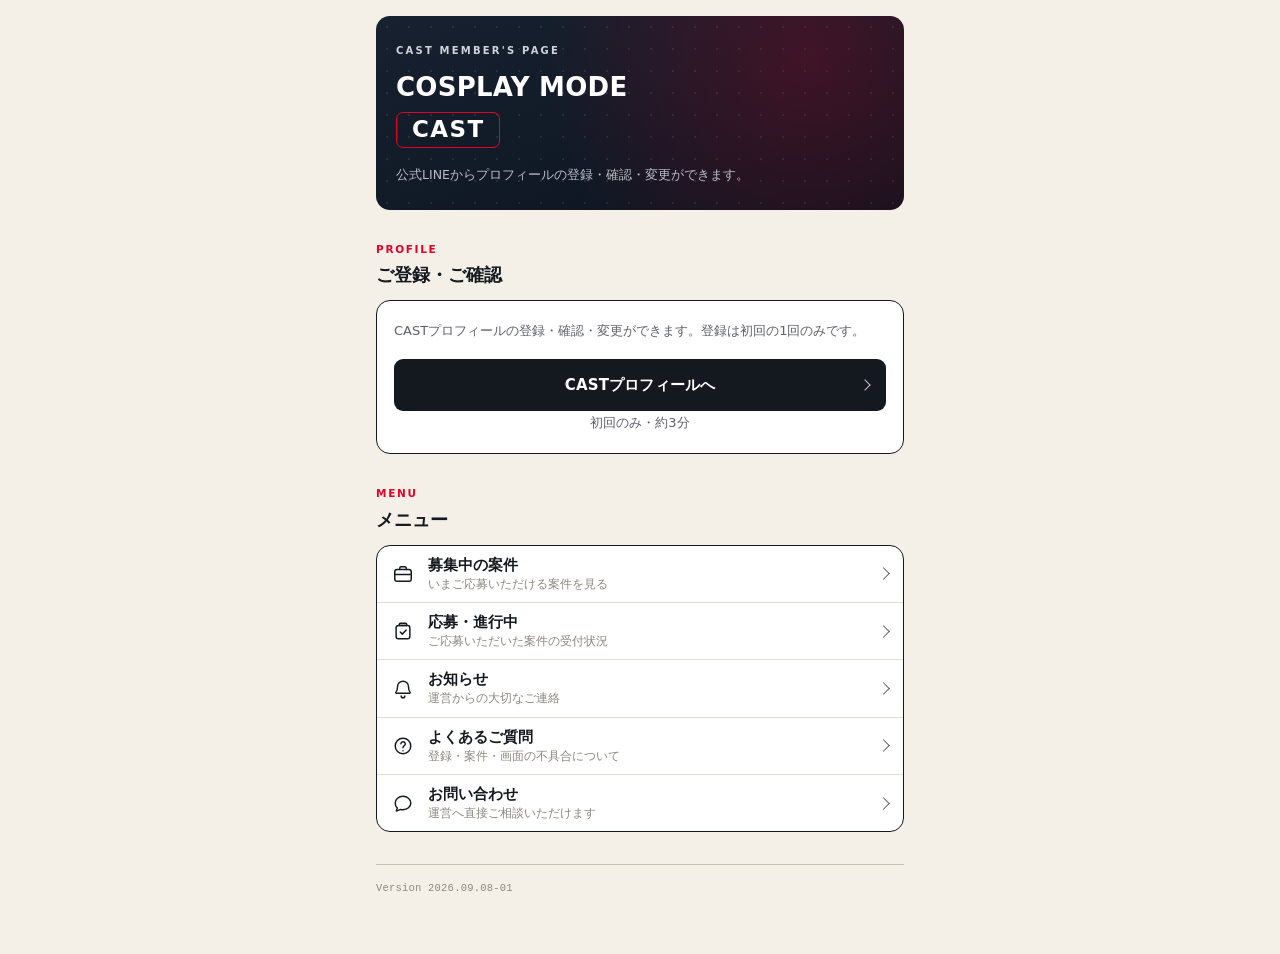
<file: index.html>
<!doctype html>
<html lang="ja">
<head>
<meta charset="utf-8">
<meta name="viewport" content="width=device-width, initial-scale=1, viewport-fit=cover">
<meta name="robots" content="noindex, nofollow">
<meta name="theme-color" content="#f4f0e7" media="(prefers-color-scheme: light)">
<meta name="theme-color" content="#12151b" media="(prefers-color-scheme: dark)">
<title>COSPLAY MODE CAST</title>
<link rel="preconnect" href="https://static.line-scdn.net">
<link rel="stylesheet" href="assets/app.css?v=2026.09.05-04">
</head>
<body>
<div class="wrap">
<main>

<header class="hero">
<p class="hero-en">CAST MEMBER'S PAGE</p>
<h1><span class="l1">COSPLAY MODE</span><span class="tag">CAST</span></h1>
<p class="hero-sub">公式LINEからプロフィールの登録・確認・変更ができます。</p>
</header>

<div class="sec"><p class="sec-en">PROFILE</p><h2>ご登録・ご確認</h2></div>
<div class="panel">
<p>CASTプロフィールの登録・確認・変更ができます。登録は初回の1回のみです。</p>
<div class="actions">
<a class="btn btn-primary" href="profile/">CASTプロフィールへ<span class="chev"></span></a>
</div>
<p class="btn-note">初回のみ・約3分</p>
</div>

<div class="sec"><p class="sec-en">MENU</p><h2>メニュー</h2></div>
<ul class="menu">

<li><a href="projects/">
<svg class="ico" viewBox="0 0 24 24" fill="none" stroke="currentColor" stroke-width="1.6" stroke-linecap="round" stroke-linejoin="round" aria-hidden="true"><rect x="3" y="7" width="18" height="13" rx="2.5"/><path d="M8.5 7V5.5A1.5 1.5 0 0 1 10 4h4a1.5 1.5 0 0 1 1.5 1.5V7"/><path d="M3 12.5h18"/></svg>
<span class="m-title">募集中の案件<span class="m-desc">いまご応募いただける案件を見る</span></span>
<span class="chev"></span>
</a></li>

<li><a href="entries/">
<svg class="ico" viewBox="0 0 24 24" fill="none" stroke="currentColor" stroke-width="1.6" stroke-linecap="round" stroke-linejoin="round" aria-hidden="true"><path d="M9 3.5h6a1 1 0 0 1 1 1V6H8V4.5a1 1 0 0 1 1-1z"/><rect x="4.5" y="6" width="15" height="14.5" rx="2.5"/><path d="M9 13.2l2.2 2.2 4.3-4.4"/></svg>
<span class="m-title">応募・進行中<span class="m-desc">ご応募いただいた案件の受付状況</span></span>
<span class="chev"></span>
</a></li>

<li><a href="notices/">
<svg class="ico" viewBox="0 0 24 24" fill="none" stroke="currentColor" stroke-width="1.6" stroke-linecap="round" stroke-linejoin="round" aria-hidden="true"><path d="M6 9.5a6 6 0 0 1 12 0c0 3.8 1.1 5.2 1.7 5.9.4.5 0 1.2-.6 1.2H4.9c-.6 0-1-.7-.6-1.2C4.9 14.7 6 13.3 6 9.5z"/><path d="M10 19.5a2 2 0 0 0 4 0"/></svg>
<span class="m-title">お知らせ<span class="m-desc">運営からの大切なご連絡</span></span>
<span class="chev"></span>
</a></li>

<li><a href="faq/">
<svg class="ico" viewBox="0 0 24 24" fill="none" stroke="currentColor" stroke-width="1.6" stroke-linecap="round" stroke-linejoin="round" aria-hidden="true"><circle cx="12" cy="12" r="8.5"/><path d="M9.7 9.6a2.4 2.4 0 1 1 3.5 2.2c-.8.4-1.2 1-1.2 1.8v.3"/><path d="M12 17.1h.01"/></svg>
<span class="m-title">よくあるご質問<span class="m-desc">登録・案件・画面の不具合について</span></span>
<span class="chev"></span>
</a></li>

<li><a href="contact/">
<svg class="ico" viewBox="0 0 24 24" fill="none" stroke="currentColor" stroke-width="1.6" stroke-linecap="round" stroke-linejoin="round" aria-hidden="true"><path d="M20.5 12c0 4-3.8 7.3-8.5 7.3-.9 0-1.8-.1-2.6-.3L4.7 20.8l1.1-3.2C4.4 16.2 3.5 14.2 3.5 12c0-4 3.8-7.3 8.5-7.3s8.5 3.3 8.5 7.3z"/></svg>
<span class="m-title">お問い合わせ<span class="m-desc">運営へ直接ご相談いただけます</span></span>
<span class="chev"></span>
</a></li>

</ul>

</main>
<footer class="foot"><span id="version"></span></footer>
</div>
<script src="https://static.line-scdn.net/liff/edge/2/sdk.js"></script>
<script src="assets/config.js?v=2026.09.05-04"></script>
<script src="assets/app.js?v=2026.09.05-04"></script>
</body>
</html>
</file>
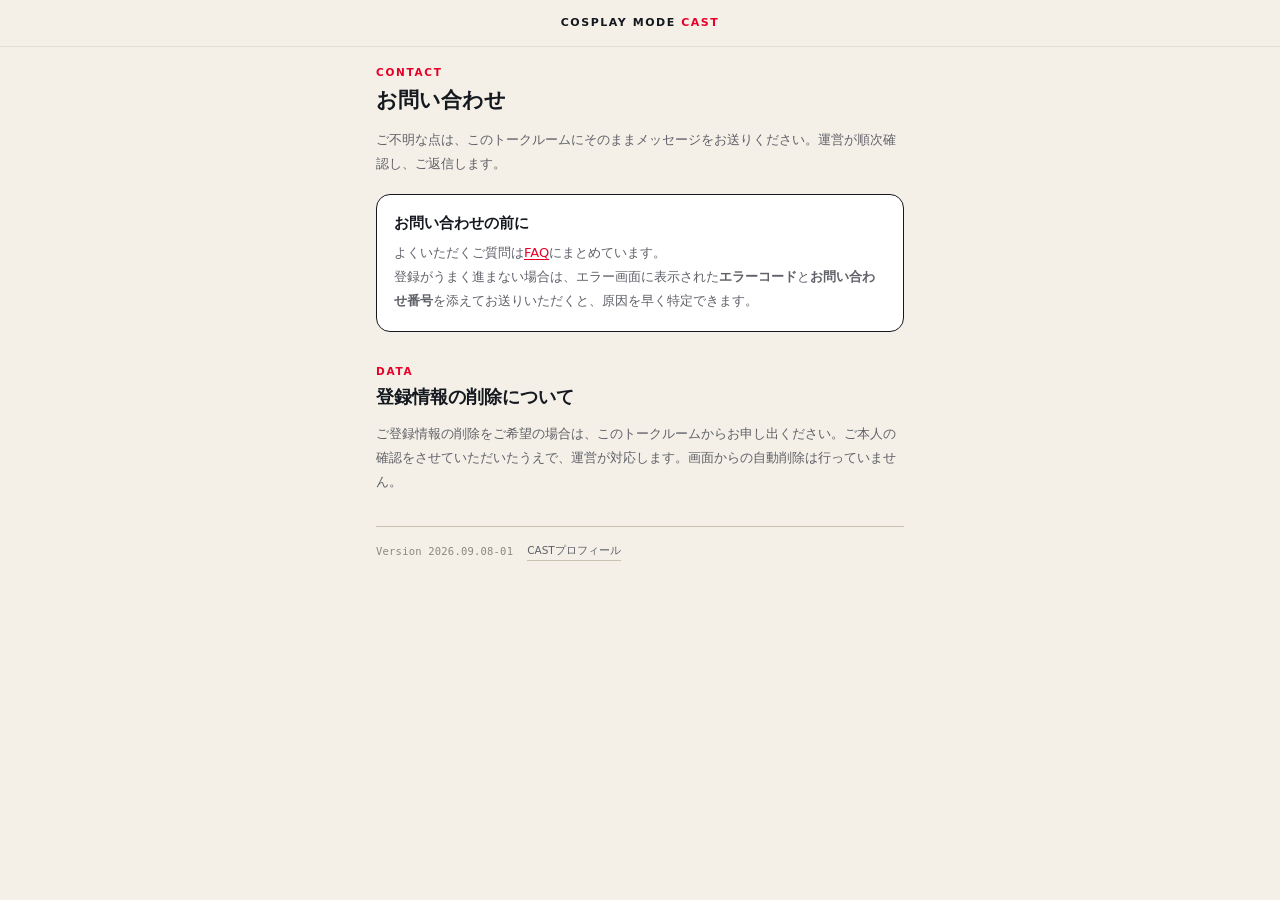
<file: contact/index.html>
<!doctype html>
<html lang="ja">
<head>
<meta charset="utf-8">
<meta name="viewport" content="width=device-width, initial-scale=1, viewport-fit=cover">
<meta name="robots" content="noindex, nofollow">
<meta name="theme-color" content="#f4f0e7" media="(prefers-color-scheme: light)">
<meta name="theme-color" content="#12151b" media="(prefers-color-scheme: dark)">
<title>お問い合わせ｜COSPLAY MODE CAST</title>
<link rel="preconnect" href="https://static.line-scdn.net">
<link rel="stylesheet" href="../assets/app.css?v=2026.09.08-01">
</head>
<body>
<header class="topbar"><div class="topbar-inner">
<a class="wordmark" href="../">COSPLAY MODE <em>CAST</em></a>
</div></header>
<div class="wrap">
<main>
<div class="sec sec-lead"><p class="sec-en">CONTACT</p><h2>お問い合わせ</h2></div>
<p class="lead">ご不明な点は、このトークルームにそのままメッセージをお送りください。運営が順次確認し、ご返信します。</p>
<div class="panel">
<h3>お問い合わせの前に</h3>
<p>よくいただくご質問は<a href="../faq/">FAQ</a>にまとめています。<br>
登録がうまく進まない場合は、エラー画面に表示された<strong>エラーコード</strong>と<strong>お問い合わせ番号</strong>を添えてお送りいただくと、原因を早く特定できます。</p>
</div>
<div class="sec"><p class="sec-en">DATA</p><h2>登録情報の削除について</h2></div>
<p class="lead">ご登録情報の削除をご希望の場合は、このトークルームからお申し出ください。ご本人の確認をさせていただいたうえで、運営が対応します。画面からの自動削除は行っていません。</p>
</main>
<footer class="foot">
<span id="version"></span>
<a href="../profile/">CASTプロフィール</a>
</footer>
</div>
<script src="https://static.line-scdn.net/liff/edge/2/sdk.js"></script>
<script src="../assets/config.js?v=2026.09.08-01"></script>
<script src="../assets/app.js?v=2026.09.08-01"></script>
</body>
</html>
</file>
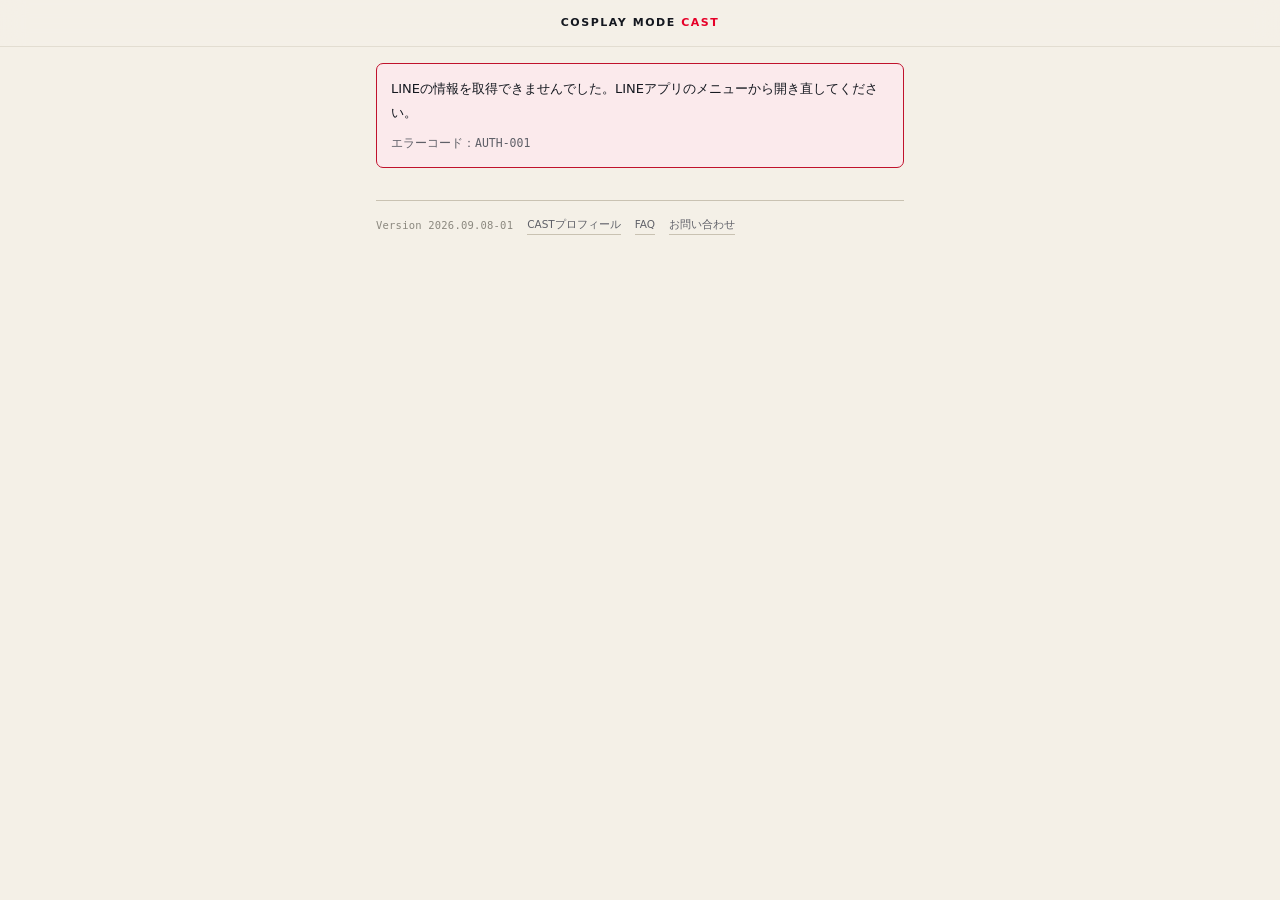
<file: entries/index.html>
<!doctype html>
<html lang="ja">
<head>
<meta charset="utf-8">
<meta name="viewport" content="width=device-width, initial-scale=1, viewport-fit=cover">
<meta name="robots" content="noindex, nofollow">
<meta name="theme-color" content="#f4f0e7" media="(prefers-color-scheme: light)">
<meta name="theme-color" content="#12151b" media="(prefers-color-scheme: dark)">
<title>応募・進行中｜COSPLAY MODE CAST</title>
<link rel="preconnect" href="https://script.google.com" crossorigin>
<link rel="preconnect" href="https://script.googleusercontent.com" crossorigin>
<link rel="preconnect" href="https://static.line-scdn.net">
<link rel="stylesheet" href="../assets/app.css?v=2026.09.08-01">
</head>
<body>
<header class="topbar"><div class="topbar-inner">
<a class="wordmark" href="../">COSPLAY MODE <em>CAST</em></a>
</div></header>
<div class="wrap">

  <div id="loading" class="loading">
    <div class="skeleton" style="width:55%"></div>
    <div class="skeleton" style="width:80%"></div>
    <p id="loading-note">LINEの情報を確認しています…</p>
  </div>

  <div id="error" hidden></div>
  <main id="app" hidden></main>

  <footer class="foot">
    <span id="version"></span>
    <a href="../profile/">CASTプロフィール</a>
    <a href="../faq/">FAQ</a>
    <a href="../contact/">お問い合わせ</a>
  </footer>
</div>

<script src="https://static.line-scdn.net/liff/edge/2/sdk.js"></script>
<script src="../assets/config.js?v=2026.09.08-01"></script>
<script src="../assets/app.js?v=2026.09.08-01"></script>
<script src="../assets/entries.js?v=2026.09.08-01"></script>
</body>
</html>
</file>
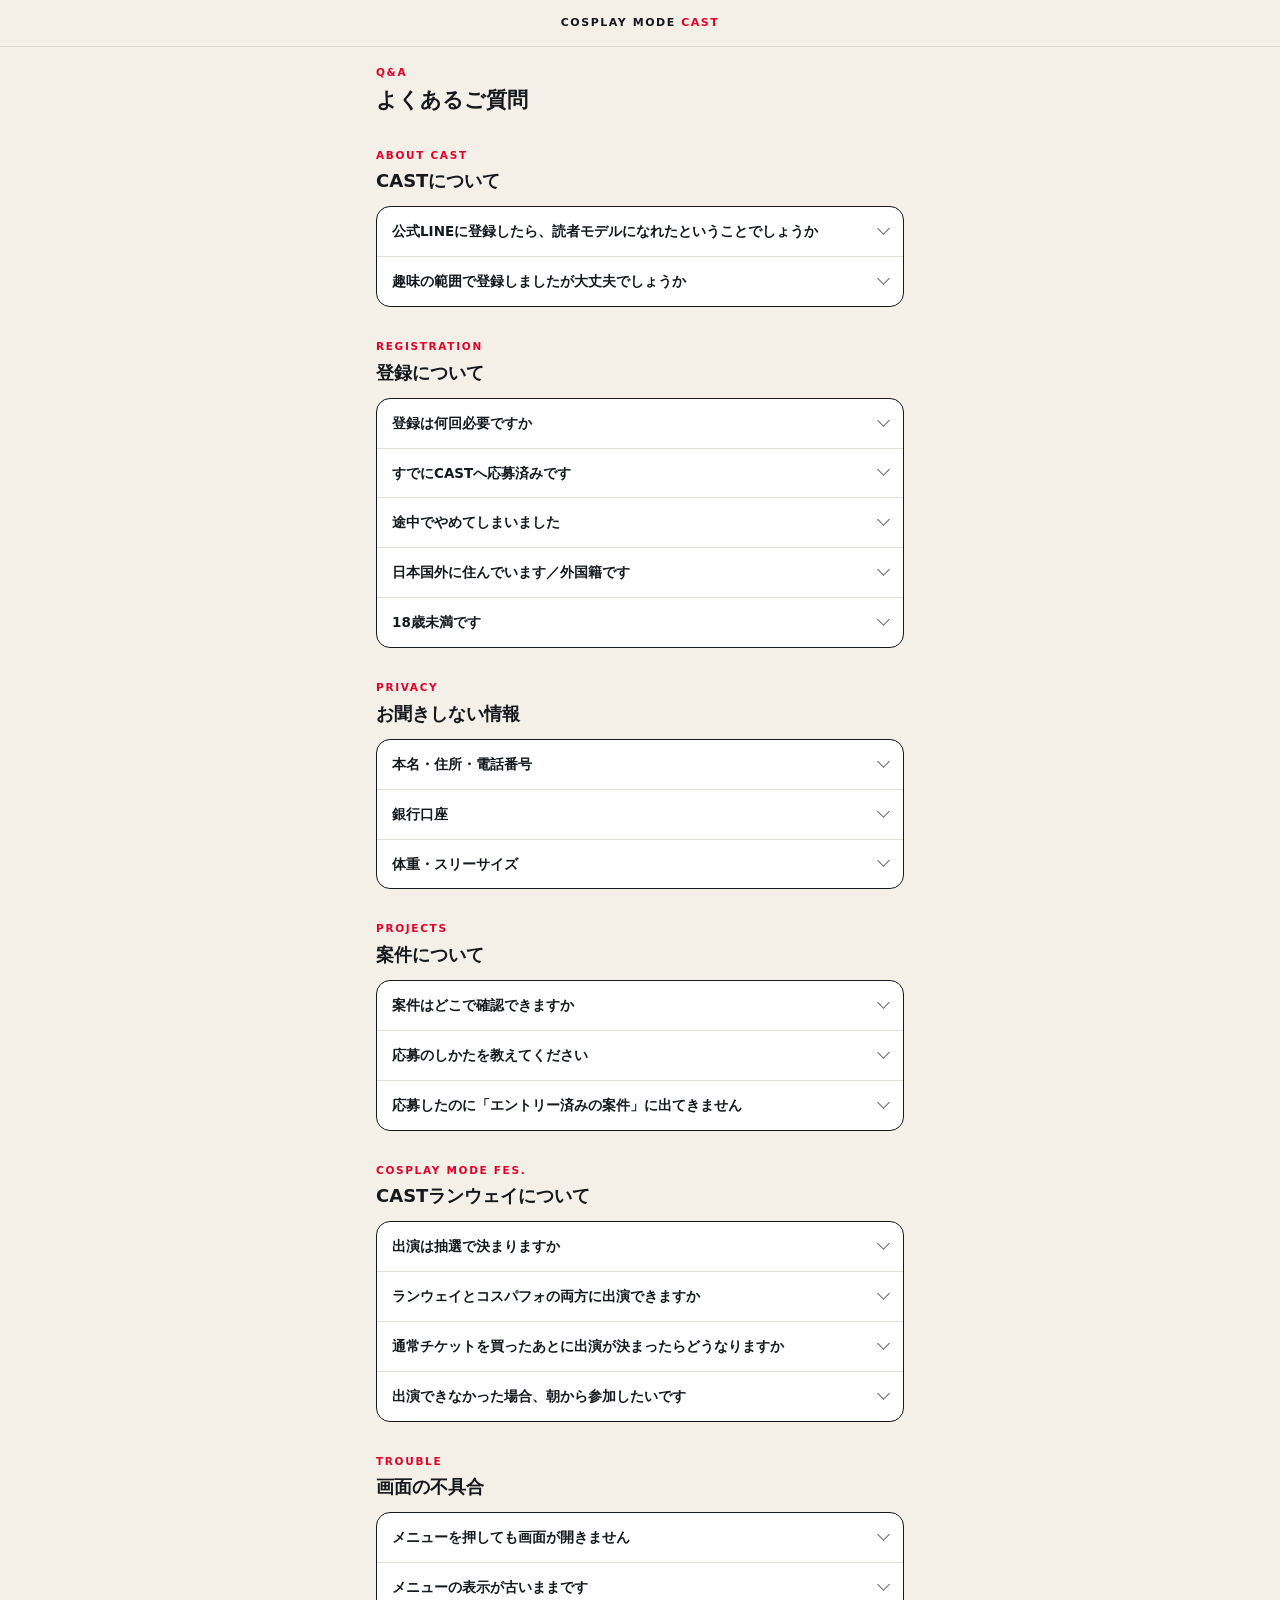
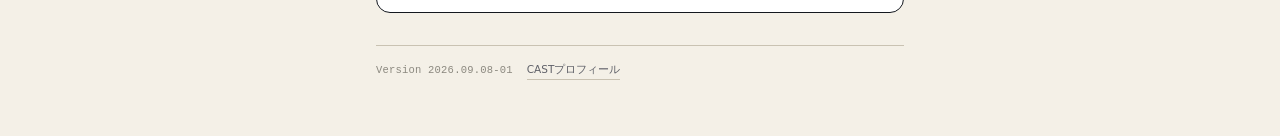
<file: faq/index.html>
<!doctype html>
<html lang="ja">
<head>
<meta charset="utf-8">
<meta name="viewport" content="width=device-width, initial-scale=1, viewport-fit=cover">
<meta name="robots" content="noindex, nofollow">
<meta name="theme-color" content="#f4f0e7" media="(prefers-color-scheme: light)">
<meta name="theme-color" content="#12151b" media="(prefers-color-scheme: dark)">
<title>FAQ｜COSPLAY MODE CAST</title>
<link rel="preconnect" href="https://static.line-scdn.net">
<link rel="stylesheet" href="../assets/app.css?v=2026.09.08-01">
</head>
<body>
<header class="topbar"><div class="topbar-inner">
<a class="wordmark" href="../">COSPLAY MODE <em>CAST</em></a>
</div></header>
<div class="wrap">
<main>
<div class="sec sec-lead"><p class="sec-en">Q&amp;A</p><h2>よくあるご質問</h2></div>

<div class="sec"><p class="sec-en">ABOUT CAST</p><h2>CASTについて</h2></div>
<div class="accordion">

<details>
<summary>公式LINEに登録したら、読者モデルになれたということでしょうか<span class="chev"></span></summary>
<div class="acc-body">
<p>その認識で問題ございません。ご登録いただいた時点で、COSPLAY MODE CAST の一員です。</p>
<p>そのうえで、本誌掲載・WEB記事・撮影企画などは、そのつど企画ごとに募集する形をとっております。</p>
<p>CASTの皆さまには、これらの募集を公式LINEから優先的にご案内します。気になる企画にご応募いただくほか、内容に合いそうな方へ運営からお声がけすることもあります。</p>
<p>ご参加は任意ですので、ご自身のペースで、興味を持たれた企画にご応募いただければ嬉しいです。</p>
</div>
</details>

<details>
<summary>趣味の範囲で登録しましたが大丈夫でしょうか<span class="chev"></span></summary>
<div class="acc-body">
<p>はい、問題ございません。</p>
<p>ご参加は任意ですので、ご自身のペースで、興味を持たれた企画にご応募いただければ嬉しいです。</p>
</div>
</details>

</div>

<div class="sec"><p class="sec-en">REGISTRATION</p><h2>登録について</h2></div>
<div class="accordion">

<details>
<summary>登録は何回必要ですか<span class="chev"></span></summary>
<div class="acc-body"><p>初回の1回のみです。以後はLINEからいつでも確認・変更でき、案件に応募するたびに同じ情報を入力し直す必要はありません。</p></div>
</details>

<details>
<summary>すでにCASTへ応募済みです<span class="chev"></span></summary>
<div class="acc-body"><p>お手数ですが、同じようにこちらからご登録をお願いします。以前ご応募いただいた情報は運営側で照合しますので、引き継ぎコードの入力などは必要ありません。</p></div>
</details>

<details>
<summary>途中でやめてしまいました<span class="chev"></span></summary>
<div class="acc-body"><p>入力済みの内容は保存されています。メニューの「CASTプロフィール」からもう一度開くと、続きから再開できます。</p></div>
</details>

<details>
<summary>日本国外に住んでいます／外国籍です<span class="chev"></span></summary>
<div class="acc-body">
<p>ご登録いただけます。国籍やお住まいの国は問いません。</p>
<p>ただし、現在ご案内している撮影・イベントなどの案件は、日本国内で実施するものが中心です。ご参加いただけるかどうかは、案件ごとの開催地や募集条件によって異なります。</p>
<p>募集の際に条件をご案内しますので、ご参加いただける企画へご応募いただければ嬉しいです。</p>
</div>
</details>

<details>
<summary>18歳未満です<span class="chev"></span></summary>
<div class="acc-body"><p>ご登録いただけます。保護者の方の同意を得ていることの確認だけ、登録時にお願いしています。案件へ進む際に、あらためて保護者の方へご確認をお願いすることがあります。</p></div>
</details>

</div>

<div class="sec"><p class="sec-en">PRIVACY</p><h2>お聞きしない情報</h2></div>
<div class="accordion">

<details>
<summary>本名・住所・電話番号<span class="chev"></span></summary>
<div class="acc-body"><p>初回のご登録ではお聞きしません。お仕事が決まった際に、必要な範囲だけ別途ご案内します。</p></div>
</details>

<details>
<summary>銀行口座<span class="chev"></span></summary>
<div class="acc-body"><p>初回のご登録ではお聞きしません。</p></div>
</details>

<details>
<summary>体重・スリーサイズ<span class="chev"></span></summary>
<div class="acc-body"><p>お聞きしません。必要な案件があった場合のみ、応募時にお伺いします。</p></div>
</details>

</div>

<div class="sec"><p class="sec-en">PROJECTS</p><h2>案件について</h2></div>
<div class="accordion">

<details>
<summary>案件はどこで確認できますか<span class="chev"></span></summary>
<div class="acc-body"><p>募集開始時に公式LINEのメッセージでご案内します。メニューの「募集中の案件」からもご確認いただけます。</p></div>
</details>

<details>
<summary>応募のしかたを教えてください<span class="chev"></span></summary>
<div class="acc-body">
<p>メニューの「募集中の案件」を開き、「この案件に応募する」を押してください。下に<strong>「応募フォームを開く」</strong>のボタンが出るので、そちらをタップすると応募フォームが開きます。</p>
<p>フォームを送信したら、この画面に戻ってください。反映まで数分かかる場合があります。</p>
<p>ご応募にはCASTプロフィールのご登録が必要です。まだの方は、先に「キャスト情報の確認/変更」からご登録をお願いします。</p>
</div>
</details>

<details>
<summary>応募したのに「エントリー済みの案件」に出てきません<span class="chev"></span></summary>
<div class="acc-body"><p>反映まで数分かかる場合があります。しばらくお待ちいただき、それでも表示されない場合はお問い合わせください。</p></div>
</details>

</div>

<div class="sec"><p class="sec-en">COSPLAY MODE FES.</p><h2>CASTランウェイについて</h2></div>
<div class="accordion">

<details>
<summary>出演は抽選で決まりますか<span class="chev"></span></summary>
<div class="acc-body">
<p>抽選ではなく、COSPLAY MODE編集部による選考です。お写真のほか、衣装やメイクへのこだわり、キャラクターへの想いなども拝見したうえで決定いたします。</p>
<p>登壇は10人程度を予定しております。結果は10月2日（金）に、ご出演が決まった方にのみご連絡いたします。</p>
</div>
</details>

<details>
<summary>ランウェイとコスパフォの両方に出演できますか<span class="chev"></span></summary>
<div class="acc-body">
<p>両方に選ばれる可能性がございます。「片方のみ」という決まりはございません。</p>
<p>その場合のチケット区分は、CASTランウェイの<strong>500円</strong>が反映されます。</p>
</div>
</details>

<details>
<summary>通常チケットを買ったあとに出演が決まったらどうなりますか<span class="chev"></span></summary>
<div class="acc-body">
<p>結果をお待ちいただいてから、ご購入いただいて問題ございません。</p>
<p>今回は早めにご入場いただけるよう、多めのチケットをご用意しております。万一、お待ちいただいたことでチケットが手に入らなかった場合は、その方向けに個別でご用意し、対応いたします。</p>
</div>
</details>

<details>
<summary>出演できなかった場合、朝から参加したいです<span class="chev"></span></summary>
<div class="acc-body">
<p>通常チケットをご購入いただければ、朝からご参加いただけます。</p>
<p>CAST特別チケット（500円）は<strong>14:00〜</strong>のご入場となりますので、朝からのご参加をご希望でしたら通常チケットをお選びください。</p>
</div>
</details>

</div>

<div class="sec"><p class="sec-en">TROUBLE</p><h2>画面の不具合</h2></div>
<div class="accordion">

<details>
<summary>メニューを押しても画面が開きません<span class="chev"></span></summary>
<div class="acc-body"><p>LINEアプリを最新版に更新し、トークルームを閉じて開き直してください。それでも改善しない場合はお問い合わせください。</p></div>
</details>

<details>
<summary>メニューの表示が古いままです<span class="chev"></span></summary>
<div class="acc-body"><p>LINE側で一時的に古い内容が表示されることがあります。トークルームを閉じて開き直し、少し時間をおいてからご確認ください。</p></div>
</details>

</div>

</main>
<footer class="foot">
<span id="version"></span>
<a href="../profile/">CASTプロフィール</a>
</footer>
</div>
<script src="https://static.line-scdn.net/liff/edge/2/sdk.js"></script>
<script src="../assets/config.js?v=2026.09.08-01"></script>
<script src="../assets/app.js?v=2026.09.08-01"></script>
</body>
</html>
</file>
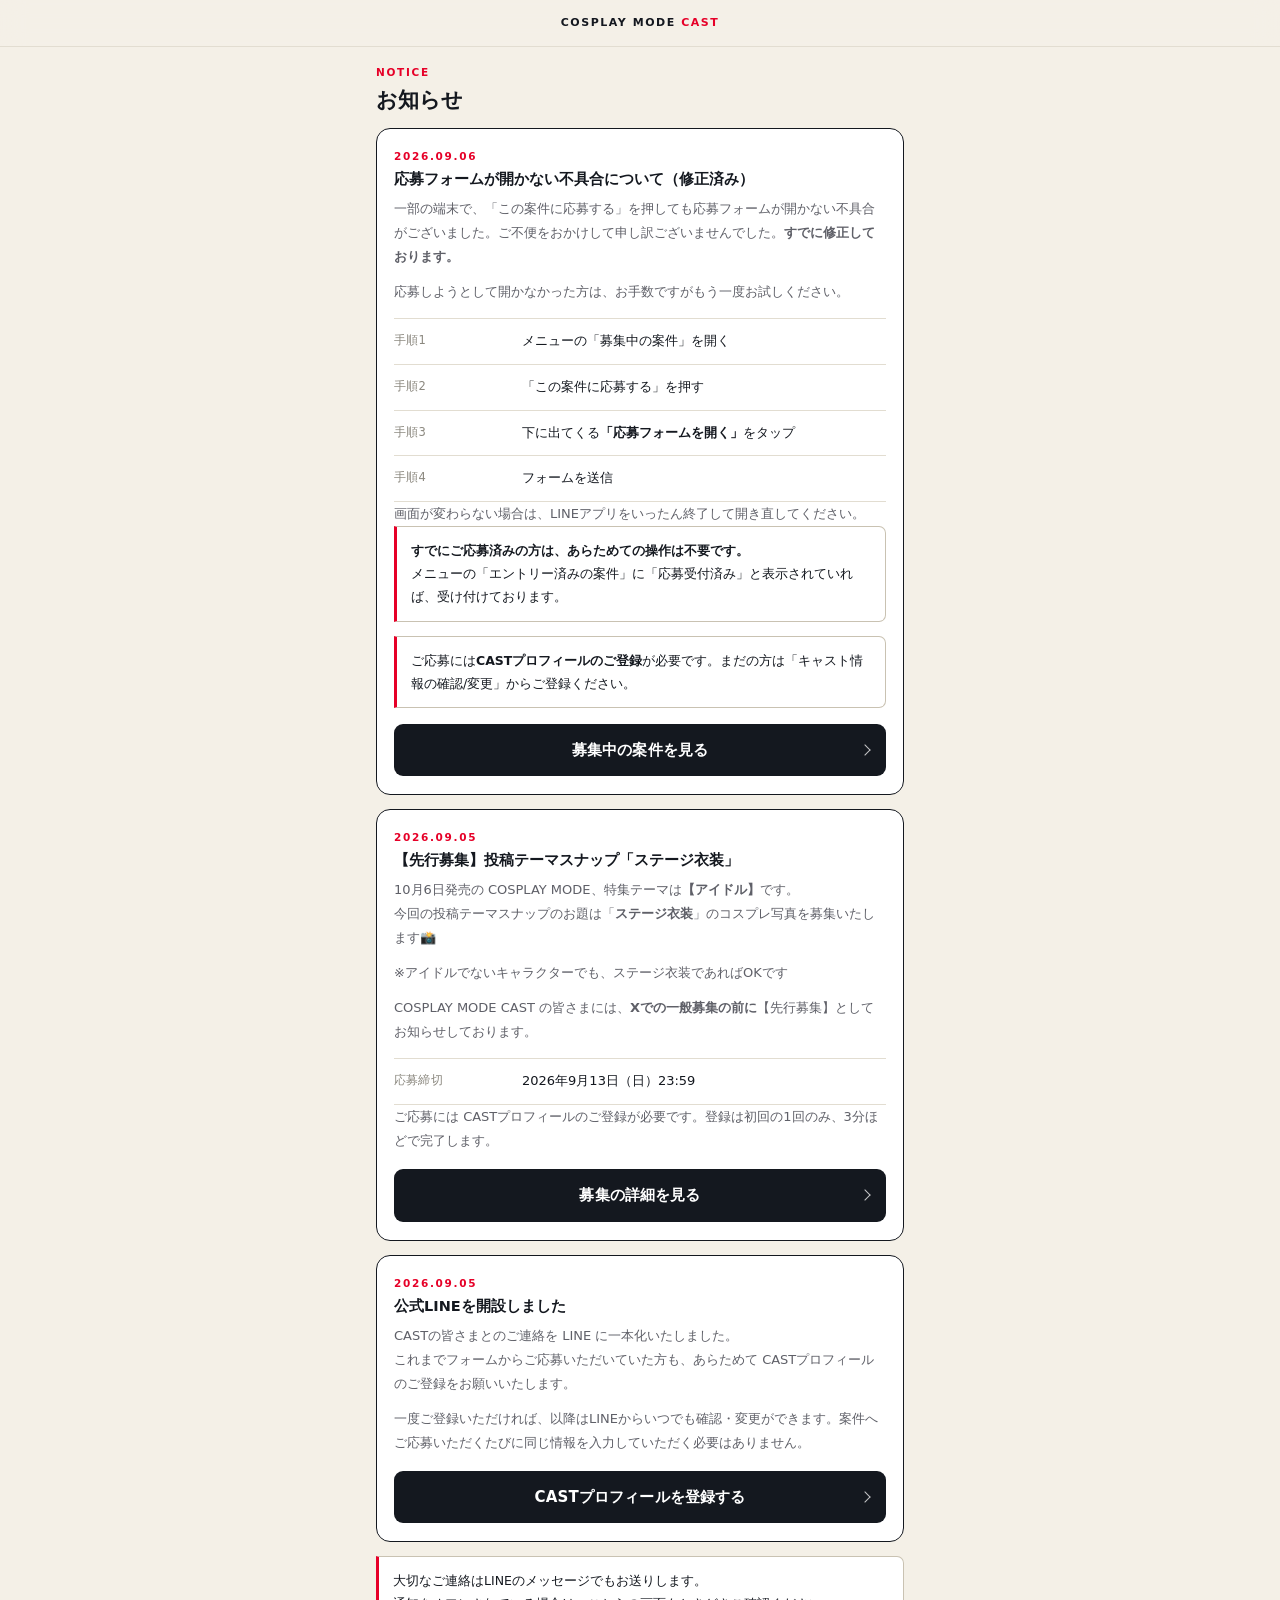
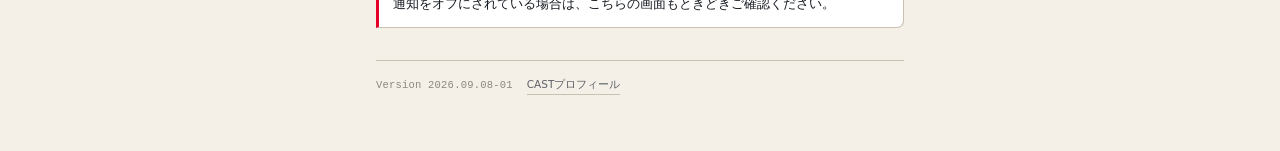
<file: notices/index.html>
<!doctype html>
<html lang="ja">
<head>
<meta charset="utf-8">
<meta name="viewport" content="width=device-width, initial-scale=1, viewport-fit=cover">
<meta name="robots" content="noindex, nofollow">
<meta name="theme-color" content="#f4f0e7" media="(prefers-color-scheme: light)">
<meta name="theme-color" content="#12151b" media="(prefers-color-scheme: dark)">
<title>お知らせ｜COSPLAY MODE CAST</title>
<link rel="preconnect" href="https://static.line-scdn.net">
<link rel="stylesheet" href="../assets/app.css?v=2026.09.08-01">
</head>
<body>
<header class="topbar"><div class="topbar-inner">
<a class="wordmark" href="../">COSPLAY MODE <em>CAST</em></a>
</div></header>
<div class="wrap">
<main>
<div class="sec sec-lead"><p class="sec-en">NOTICE</p><h2>お知らせ</h2></div>

<article class="panel">
<div class="sec-en">2026.09.06</div>
<h3>応募フォームが開かない不具合について（修正済み）</h3>
<p>一部の端末で、「この案件に応募する」を押しても応募フォームが開かない不具合がございました。ご不便をおかけして申し訳ございませんでした。<strong>すでに修正しております。</strong></p>
<p>応募しようとして開かなかった方は、お手数ですがもう一度お試しください。</p>
<div class="summary"><dl>
<dt>手順1</dt><dd>メニューの「募集中の案件」を開く</dd>
<dt>手順2</dt><dd>「この案件に応募する」を押す</dd>
<dt>手順3</dt><dd>下に出てくる<strong>「応募フォームを開く」</strong>をタップ</dd>
<dt>手順4</dt><dd>フォームを送信</dd>
</dl></div>
<p>画面が変わらない場合は、LINEアプリをいったん終了して開き直してください。</p>
<div class="notice"><strong>すでにご応募済みの方は、あらためての操作は不要です。</strong><br>
メニューの「エントリー済みの案件」に「応募受付済み」と表示されていれば、受け付けております。</div>
<div class="notice">ご応募には<strong>CASTプロフィールのご登録</strong>が必要です。まだの方は「キャスト情報の確認/変更」からご登録ください。</div>
<div class="actions">
<a class="btn btn-primary" href="../projects/">募集中の案件を見る<span class="chev"></span></a>
</div>
</article>

<article class="panel">
<div class="sec-en">2026.09.05</div>
<h3>【先行募集】投稿テーマスナップ「ステージ衣装」</h3>
<p>10月6日発売の COSPLAY MODE、特集テーマは<strong>【アイドル】</strong>です。<br>
今回の投稿テーマスナップのお題は「<strong>ステージ衣装</strong>」のコスプレ写真を募集いたします📸</p>
<p>※アイドルでないキャラクターでも、ステージ衣装であればOKです</p>
<p>COSPLAY MODE CAST の皆さまには、<strong>Xでの一般募集の前に</strong>【先行募集】としてお知らせしております。</p>
<div class="summary"><dl>
<dt>応募締切</dt><dd>2026年9月13日（日）23:59</dd>
</dl></div>
<p>ご応募には CASTプロフィールのご登録が必要です。登録は初回の1回のみ、3分ほどで完了します。</p>
<div class="actions">
<a class="btn btn-primary" href="../projects/">募集の詳細を見る<span class="chev"></span></a>
</div>
</article>

<article class="panel">
<div class="sec-en">2026.09.05</div>
<h3>公式LINEを開設しました</h3>
<p>CASTの皆さまとのご連絡を LINE に一本化いたしました。<br>
これまでフォームからご応募いただいていた方も、あらためて CASTプロフィールのご登録をお願いいたします。</p>
<p>一度ご登録いただければ、以降はLINEからいつでも確認・変更ができます。案件へご応募いただくたびに同じ情報を入力していただく必要はありません。</p>
<div class="actions">
<a class="btn btn-primary" href="../profile/">CASTプロフィールを登録する<span class="chev"></span></a>
</div>
</article>

<div class="notice">大切なご連絡はLINEのメッセージでもお送りします。<br>
通知をオフにされている場合は、こちらの画面もときどきご確認ください。</div>
</main>
<footer class="foot">
<span id="version"></span>
<a href="../profile/">CASTプロフィール</a>
</footer>
</div>
<script src="https://static.line-scdn.net/liff/edge/2/sdk.js"></script>
<script src="../assets/config.js?v=2026.09.08-01"></script>
<script src="../assets/app.js?v=2026.09.08-01"></script>
</body>
</html>
</file>
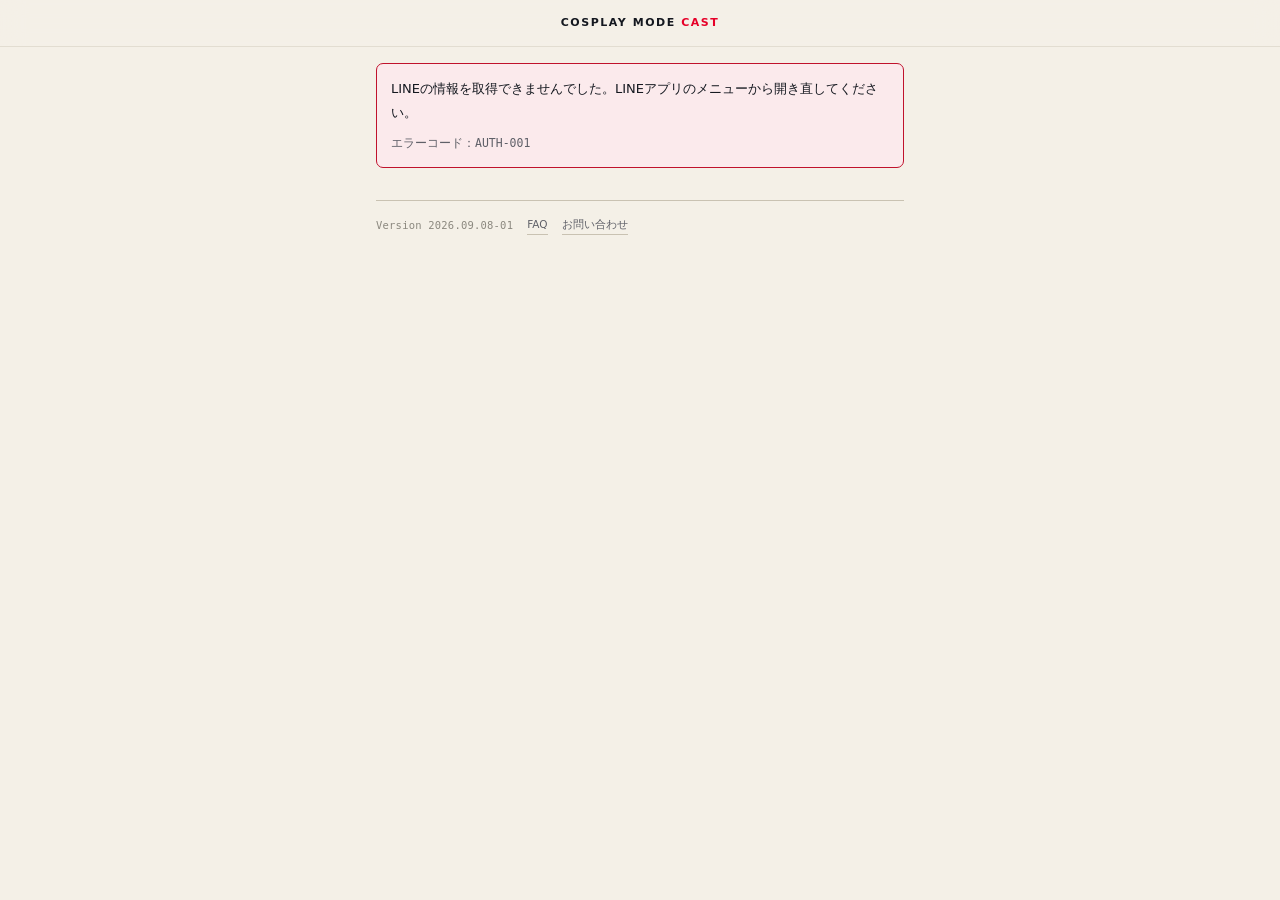
<file: profile/index.html>
<!doctype html>
<html lang="ja">
<head>
<meta charset="utf-8">
<meta name="viewport" content="width=device-width, initial-scale=1, viewport-fit=cover">
<meta name="robots" content="noindex, nofollow">
<meta name="theme-color" content="#f4f0e7" media="(prefers-color-scheme: light)">
<meta name="theme-color" content="#12151b" media="(prefers-color-scheme: dark)">
<title>CASTプロフィール｜COSPLAY MODE CAST</title>
<link rel="preconnect" href="https://script.google.com" crossorigin>
<link rel="preconnect" href="https://script.googleusercontent.com" crossorigin>
<link rel="preconnect" href="https://static.line-scdn.net">
<link rel="stylesheet" href="../assets/app.css?v=2026.09.08-01">
</head>
<body>
<header class="topbar"><div class="topbar-inner">
<a class="wordmark" href="../">COSPLAY MODE <em>CAST</em></a>
</div></header>
<div class="wrap">

  <div id="loading" class="loading">
    <div class="skeleton" style="width:60%"></div>
    <div class="skeleton" style="width:85%"></div>
    <div class="skeleton" style="width:40%"></div>
    <p id="loading-note">LINEの情報を確認しています…</p>
  </div>

  <div id="error" hidden></div>

  <main id="app" hidden></main>

  <footer class="foot">
    <span id="version"></span>
    <a href="../faq/">FAQ</a>
    <a href="../contact/">お問い合わせ</a>
  </footer>
</div>

<script src="https://static.line-scdn.net/liff/edge/2/sdk.js"></script>
<script src="../assets/config.js?v=2026.09.08-01"></script>
<script src="../assets/app.js?v=2026.09.08-01"></script>
<script src="../assets/profile.js?v=2026.09.08-01"></script>
</body>
</html>
</file>
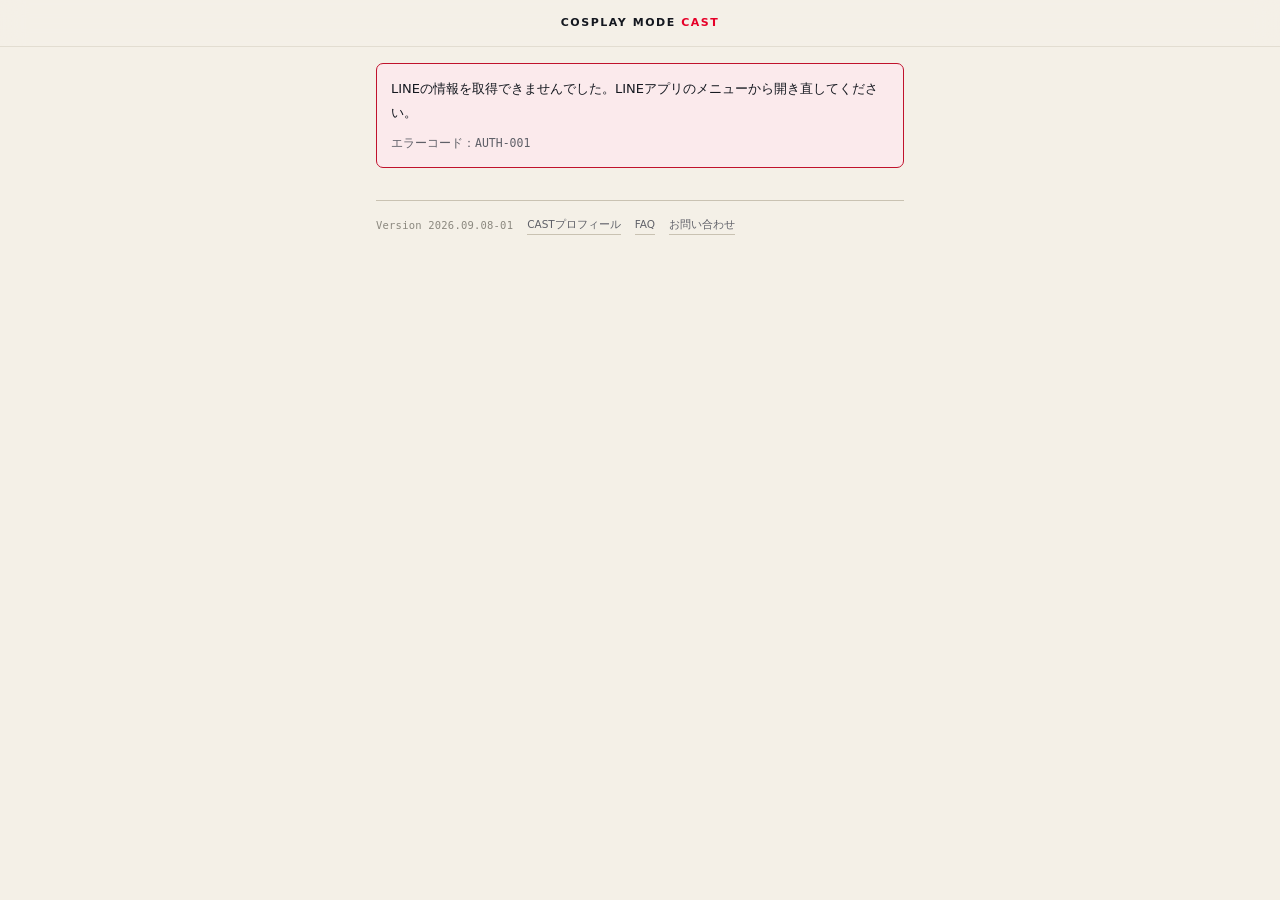
<file: projects/index.html>
<!doctype html>
<html lang="ja">
<head>
<meta charset="utf-8">
<meta name="viewport" content="width=device-width, initial-scale=1, viewport-fit=cover">
<meta name="robots" content="noindex, nofollow">
<meta name="theme-color" content="#f4f0e7" media="(prefers-color-scheme: light)">
<meta name="theme-color" content="#12151b" media="(prefers-color-scheme: dark)">
<title>募集中の案件｜COSPLAY MODE CAST</title>
<link rel="preconnect" href="https://script.google.com" crossorigin>
<link rel="preconnect" href="https://script.googleusercontent.com" crossorigin>
<link rel="preconnect" href="https://static.line-scdn.net">
<link rel="stylesheet" href="../assets/app.css?v=2026.09.08-01">
</head>
<body>
<header class="topbar"><div class="topbar-inner">
<a class="wordmark" href="../">COSPLAY MODE <em>CAST</em></a>
</div></header>
<div class="wrap">

  <div id="loading" class="loading">
    <div class="skeleton" style="width:55%"></div>
    <div class="skeleton" style="width:80%"></div>
    <p id="loading-note">LINEの情報を確認しています…</p>
  </div>

  <div id="error" hidden></div>
  <main id="app" hidden></main>

  <footer class="foot">
    <span id="version"></span>
    <a href="../profile/">CASTプロフィール</a>
    <a href="../faq/">FAQ</a>
    <a href="../contact/">お問い合わせ</a>
  </footer>
</div>

<script src="https://static.line-scdn.net/liff/edge/2/sdk.js"></script>
<script src="../assets/config.js?v=2026.09.08-01"></script>
<script src="../assets/app.js?v=2026.09.08-01"></script>
<script src="../assets/projects.js?v=2026.09.08-01"></script>
</body>
</html>
</file>
<file: assets/app.css>
/* COSPLAY MODE CAST — LIFF 共通スタイル

   組み立ての考えかた
   - 地は生成り、面は白、押せるものは濃紺。赤は「小さく・少なく」
   - 赤を押しボタンに使わない。節ラベルと CAST の囲み、必須バッジだけに残す
     （赤い面が大きいと目が痛くなる。前の版の反省）
   - 濃紺の上で赤い文字を使わない。コントラストが足りず境界が滲む
   - カードは黒の縁で締める。影とグラデーションでは区切らない
   - 入力欄の文字は 16px を下回らせない。iOS が勝手にズームする

   目次
     1. トークン        8. ボタン
     2. 土台            9. 箱
     3. 入口の名乗り   10. 明細
     4. 節の見出し     11. 質問と答え
     5. 一覧           12. 空・読み込み中
     6. 進捗           13. フッター
     7. 入力           14. 出現
*/

/* ===== 1. トークン ===== */

:root {
  /* 紙 */
  --paper: #f4f0e7;      /* ページ地。生成り */
  --surface: #ffffff;    /* カード */
  --surface-2: #f0ebe1;  /* 答えの面・押下 */
  --field-bg: #ffffff;

  /* 墨 */
  --ink: #14181f;        /* 文字・カードの縁・押しボタン */
  --ink-sub: #5f6068;
  --ink-mute: #8b887f;

  /* 罫 */
  --edge: #14181f;       /* カードの外枠。太くはっきり締める */
  --rule: #e2ddd1;       /* カードの中の仕切り */
  --rule-strong: #c9c2b2;

  /* ブランド。小さく使う */
  --red: #e60028;
  --red-soft: #fbe9ec;

  /* 状態 */
  --ok: #0d6b48;
  --ok-soft: #e9f2ed;
  --err: #c0122c;
  --err-soft: #fbeaec;

  /* かたち */
  --r-box: 14px;   /* カード・一覧 */
  --r-hit: 9px;    /* ボタン */
  --r-in: 7px;     /* 入力欄・選択肢 */

  --bw: 1.5px;     /* カードの外枠の太さ */

  --font: "Hiragino Sans", "Hiragino Kaku Gothic ProN", "Noto Sans JP", "Yu Gothic", system-ui, sans-serif;
  --mono: ui-monospace, SFMono-Regular, Menlo, monospace;
}

@media (prefers-color-scheme: dark) {
  :root {
    --paper: #12151b;
    --surface: #1a1e26;
    --surface-2: #222731;
    --field-bg: #1f242d;

    --ink: #f1eee8;
    --ink-sub: #a9a79f;
    --ink-mute: #85837c;

    --edge: #3a4150;
    --rule: #2b313b;
    --rule-strong: #434a57;

    --red: #ff3d5e;
    --red-soft: #2c1017;

    --ok: #4fc48c;
    --ok-soft: #0f2318;
    --err: #ff7a6d;
    --err-soft: #2b1310;
  }
}

/* ===== 2. 土台 ===== */

* { box-sizing: border-box; }

html, body {
  margin: 0;
  padding: 0;
  background: var(--paper);
  color: var(--ink);
  font-family: var(--font);
  font-size: 16px;      /* iOS のフォーカス時ズームを防ぐため 16px を下回らせない */
  line-height: 1.75;
  -webkit-text-size-adjust: 100%;
  -webkit-font-smoothing: antialiased;
}

.wrap {
  max-width: 560px;
  margin: 0 auto;
  padding: 16px 16px calc(56px + env(safe-area-inset-bottom));
}

a { color: var(--red); text-underline-offset: 2px; }

/* 山括弧。一覧・アコーディオン・ボタンで使い回す */
.chev {
  flex: none;
  width: 8px;
  height: 8px;
  border-top: 1.6px solid currentColor;
  border-right: 1.6px solid currentColor;
  transform: rotate(45deg);
  color: var(--ink-mute);
}

[hidden] { display: none !important; }

/* 上部のブランド帯（入口以外） */
.topbar {
  position: sticky;
  top: 0;
  z-index: 10;
  padding: calc(env(safe-area-inset-top) + 3px) 16px 3px;
  background: var(--paper);
  background: color-mix(in srgb, var(--paper) 88%, transparent);
  backdrop-filter: blur(12px);
  -webkit-backdrop-filter: blur(12px);
  border-bottom: 1px solid var(--rule);
}
.topbar-inner {
  max-width: 560px;
  margin: 0 auto;
  min-height: 40px;
  display: flex;
  align-items: center;
  justify-content: center;
}
.wordmark {
  font-size: 11px;
  font-weight: 800;
  letter-spacing: 0.14em;
  color: var(--ink);
  text-decoration: none;
  white-space: nowrap;
}
.wordmark em { font-style: normal; color: var(--red); }

/* ===== 3. 入口の名乗り ===== */

/* 濃紺の面。明暗どちらでも濃紺のままなので、ここだけ実際の色を直接書く。
   点の格子とうっすらした赤い光で、のっぺりさせない。 */
.hero {
  position: relative;
  overflow: hidden;
  border-radius: var(--r-box);
  padding: 26px 20px 24px;
  margin: 0 0 30px;
  background:
    radial-gradient(circle at 82% 22%, rgba(230, 0, 40, 0.22), transparent 58%),
    radial-gradient(circle, rgba(255, 255, 255, 0.085) 1px, transparent 1.3px) 0 0 / 22px 22px,
    linear-gradient(158deg, #17212f 0%, #101825 62%, #0d131d 100%);
}

.hero-en {
  font-size: 10px;
  font-weight: 700;
  letter-spacing: 0.22em;
  color: #cfd3da;
  margin: 0 0 12px;
}

.hero h1 {
  margin: 0 0 16px;
  font-size: 26px;
  font-weight: 900;
  line-height: 1.16;
  letter-spacing: 0.01em;
  color: #ffffff;
}
.hero h1 .l1 { display: block; }
/* CAST は赤の囲みに白文字。赤を線にとどめ、文字は白のまま読ませる */
.hero h1 .tag {
  display: inline-block;
  margin-top: 10px;
  padding: 3px 15px 5px;
  font-size: 23px;
  letter-spacing: 0.06em;
  border: 1.5px solid #e60028;
  border-radius: 7px;
  color: #ffffff;
}

.hero-sub {
  font-size: 12.5px;
  line-height: 1.7;
  color: #b9bec6;
  margin: 0;
}

/* ===== 4. 節の見出し ===== */

.sec { margin: 30px 0 12px; }
.sec-en {
  font-size: 10.5px;
  font-weight: 800;
  letter-spacing: 0.16em;
  color: var(--red);
  margin: 0 0 4px;
}
.sec h2 {
  font-size: 18px;
  font-weight: 800;
  line-height: 1.45;
  margin: 0;
}
/* ページの題。節ラベルと同じ作りのまま大きさだけ上げる */
.sec-lead { margin-top: 0; }
.sec-lead h2 { font-size: 21px; }

h1 { font-size: 21px; font-weight: 800; line-height: 1.4; margin: 0 0 8px; }
h2 { font-size: 16px; font-weight: 800; line-height: 1.5; margin: 26px 0 10px; }
h3 { font-size: 14.5px; font-weight: 800; line-height: 1.5; margin: 0 0 6px; }

.lead {
  color: var(--ink-sub);
  font-size: 13px;
  line-height: 1.85;
  margin: 0 0 18px;
}

/* 状態の札 */
.pill {
  display: inline-block;
  flex: none;
  font-size: 11px;
  font-weight: 700;
  line-height: 1.9;
  padding: 0 12px;
  border-radius: 999px;
  border: 1px solid var(--rule-strong);
  color: var(--ink-sub);
  background: var(--surface);
  white-space: nowrap;
}
.pill.on { border-color: var(--ok); color: var(--ok); background: var(--ok-soft); }
.pill.wait { border-color: var(--red); color: var(--red); background: var(--red-soft); }

/* ===== 5. 一覧 ===== */

.menu {
  list-style: none;
  margin: 0;
  padding: 0;
  background: var(--surface);
  border: var(--bw) solid var(--edge);
  border-radius: var(--r-box);
  overflow: hidden;
}
.menu li + li { border-top: 1px solid var(--rule); }
.menu a {
  display: flex;
  align-items: center;
  gap: 14px;
  min-height: 50px;
  padding: 9px 15px;
  color: var(--ink);
  text-decoration: none;
}
.menu a:active { background: var(--surface-2); }
.menu .ico { flex: none; width: 22px; height: 22px; color: var(--ink); }
.menu .m-title { flex: 1; font-size: 14.5px; font-weight: 700; line-height: 1.45; }
.menu .m-desc {
  display: block;
  font-size: 11.5px;
  font-weight: 400;
  color: var(--ink-mute);
  line-height: 1.5;
}
.menu .chev { width: 9px; height: 9px; color: var(--ink-sub); }

/* ===== 6. 進捗 ===== */

/* 丸に数字・済みはチェック。いまどこか・あと何段かが一目で分かる形を採る */
.steps {
  display: flex;
  margin: 0 0 26px;
  list-style: none;
  padding: 0;
}
.steps li {
  position: relative;
  flex: 1;
  text-align: center;
  font-size: 11px;
  line-height: 1.5;
  color: var(--ink-mute);
}
/* ひとつ前の段とつなぐ線（自分の中心から左隣の中心まで） */
.steps li::before {
  content: "";
  position: absolute;
  top: 13px;
  left: -50%;
  width: 100%;
  height: 1.5px;
  background: var(--rule-strong);
}
.steps li:first-child::before { display: none; }

.steps .no {
  position: relative;
  z-index: 1;
  display: block;
  width: 28px;
  height: 28px;
  margin: 0 auto 6px;
  border-radius: 999px;
  background: var(--paper);
  border: 1.5px solid var(--rule-strong);
  color: var(--ink-mute);
  font-size: 12px;
  font-weight: 700;
  line-height: 25px;
}
.steps .t { display: block; }

.steps li.on { color: var(--ink); font-weight: 700; }
.steps li.on .no {
  background: var(--ink);
  border-color: var(--ink);
  color: var(--surface);
}
.steps li.done { color: var(--ok); }
.steps li.done .no { background: var(--ok); border-color: var(--ok); font-size: 0; }
.steps li.done .no::after {
  content: "";
  position: absolute;
  left: 9px;
  top: 6px;
  width: 6px;
  height: 11px;
  border-right: 1.8px solid #fff;
  border-bottom: 1.8px solid #fff;
  transform: rotate(40deg);
}
.steps li.done::before,
.steps li.on::before { background: var(--ok); }

/* ===== 7. 入力 ===== */

.field { margin: 0 0 18px; }
.field > label,
.field > .label { display: block; font-size: 13px; font-weight: 700; margin-bottom: 7px; }

.req, .opt {
  display: inline-block;
  font-size: 10px;
  font-weight: 800;
  letter-spacing: 0.06em;
  border-radius: 3px;
  padding: 0 6px;
  margin-left: 6px;
  line-height: 17px;
  vertical-align: 2px;
}
.req { color: #ffffff; background: var(--red); }
.opt { color: var(--ink-mute); background: var(--surface-2); font-weight: 400; }

.hint { font-size: 11.5px; line-height: 1.7; color: var(--ink-mute); margin: 5px 0 0; }

input[type="text"], input[type="email"], input[type="date"], input[type="number"],
select, textarea {
  width: 100%;
  font: inherit;
  font-size: 16px;
  line-height: 1.5;
  color: var(--ink);
  background: var(--field-bg);
  border: 1px solid var(--rule-strong);
  border-radius: var(--r-in);
  padding: 12px 13px;
  appearance: none;
  transition: border-color 0.15s ease, box-shadow 0.15s ease;
}
textarea { min-height: 100px; resize: vertical; }
select {
  padding-right: 38px;
  background-image:
    linear-gradient(45deg, transparent 50%, var(--ink-sub) 50%),
    linear-gradient(135deg, var(--ink-sub) 50%, transparent 50%);
  background-position: right 18px center, right 13px center;
  background-size: 5px 5px, 5px 5px;
  background-repeat: no-repeat;
}
input:focus, select:focus, textarea:focus {
  border-color: var(--ink);
  box-shadow: 0 0 0 3px var(--surface-2);
  outline: none;
}
input:focus-visible, select:focus-visible, textarea:focus-visible,
button:focus-visible, a:focus-visible, summary:focus-visible {
  outline: 2px solid var(--ink);
  outline-offset: 2px;
}

.suffix { display: flex; align-items: center; gap: 8px; }
.suffix input { flex: 1; }
.suffix span { font-size: 13px; color: var(--ink-sub); flex: none; }

.choices { display: flex; flex-wrap: wrap; gap: 7px; }
.choices label {
  display: inline-flex;
  align-items: center;
  gap: 7px;
  font-size: 13px;
  border: 1px solid var(--rule-strong);
  border-radius: var(--r-in);
  padding: 8px 13px;
  cursor: pointer;
  background: var(--surface);
}
.choices input { accent-color: var(--ink); margin: 0; }
.choices label:has(input:checked) {
  border-color: var(--ink);
  background: var(--ink);
  color: var(--surface);
  font-weight: 700;
}
/* 濃紺の上では四角も反転させる。同色だと枠が消える */
.choices label:has(input:checked) input { accent-color: var(--surface); }

.check {
  display: flex;
  gap: 11px;
  align-items: flex-start;
  font-size: 13px;
  line-height: 1.7;
  background: var(--surface);
  border: 1px solid var(--rule-strong);
  border-radius: var(--r-in);
  padding: 13px 14px;
  cursor: pointer;
}
.check input { margin: 5px 0 0; accent-color: var(--ink); flex: none; }
.check:has(input:checked) { border-color: var(--ink); }

.field.bad input, .field.bad select, .field.bad textarea { border-color: var(--err); }
.err-msg { display: none; font-size: 12.5px; line-height: 1.7; color: var(--err); margin: 6px 0 0; }
.field.bad .err-msg { display: block; }

/* ===== 8. ボタン ===== */

/* 押せるものは濃紺。赤は使わない */
.actions { display: flex; gap: 8px; margin-top: 20px; }
.actions .btn { flex: 1; }

.btn {
  position: relative;
  display: inline-flex;
  align-items: center;
  justify-content: center;
  font: inherit;
  font-size: 15px;
  font-weight: 800;
  letter-spacing: 0.01em;
  min-height: 52px;
  padding: 12px 18px;
  border-radius: var(--r-hit);
  border: 1.5px solid transparent;
  cursor: pointer;
  text-decoration: none;
  text-align: center;
  transition: opacity 0.12s ease;
}
/* 山括弧のあるボタンだけ左右に余白を足す。
   全部のボタンに足すと「登録を完了する」が2行に折れる */
.btn:has(.chev) { padding-left: 34px; padding-right: 34px; }
.btn .chev {
  position: absolute;
  right: 16px;
  color: currentColor;
  opacity: 0.75;
}
.btn-primary { background: var(--ink); color: var(--surface); }
.btn-secondary { background: var(--surface); color: var(--ink); border-color: var(--ink); }
/* 「次にこれを押す」と分かる色。同じ色のボタンが並ぶと押し間違える */
.btn-go { background: var(--ok); color: #fff; border-color: var(--ok); }
.btn:active { opacity: 0.78; }
.btn:disabled { opacity: 0.45; cursor: default; }

/* ボタンの下に置く一言。ボタンの中に詰め込まない */
.btn-note {
  text-align: center;
  font-size: 11.5px;
  line-height: 1.7;
  color: var(--ink-mute);
  margin: 9px 0 0;
}

/* ===== 9. 箱 ===== */

.panel {
  background: var(--surface);
  border: var(--bw) solid var(--edge);
  border-radius: var(--r-box);
  padding: 18px 17px;
  margin: 0 0 14px;
}
.panel p { margin: 0; font-size: 13px; line-height: 1.85; color: var(--ink-sub); }
/* お知らせのように段落が続く箱で、行が詰まって読めなくなるのを防ぐ */
.panel p + p { margin-top: 11px; }
.panel .summary { margin: 14px 0 0; }
.panel .actions { margin-top: 16px; }
/* 見出しと状態の札を同じ行に並べる */
.panel-head {
  display: flex;
  align-items: flex-start;
  justify-content: space-between;
  gap: 12px;
  margin: 0 0 8px;
}
.panel-head h3 { margin: 0; }

.notice {
  background: var(--surface);
  border: 1px solid var(--rule-strong);
  border-left: 3px solid var(--red);
  border-radius: 0 var(--r-in) var(--r-in) 0;
  padding: 12px 14px;
  font-size: 12.5px;
  line-height: 1.85;
  margin: 0 0 14px;
}
.notice.done { border-left-color: var(--ok); background: var(--ok-soft); }
.notice.notice-go { border-left-color: var(--ok); background: var(--ok-soft); }
/* 案内文の中で、いちばん注意して読んでほしい一文 */
.alert { color: var(--red); font-weight: 700; }

.error-box {
  background: var(--err-soft);
  border: 1px solid var(--err);
  border-radius: var(--r-in);
  padding: 13px 14px;
  margin: 0 0 14px;
  font-size: 13px;
  line-height: 1.85;
}
.error-box p { margin: 0 0 8px; }
.error-box .meta { font-family: var(--mono); font-size: 11.5px; color: var(--ink-sub); margin: 0; }

/* ===== 10. 明細 ===== */

.summary { border-top: 1px solid var(--rule); margin: 0 0 8px; }
.summary dl { display: grid; grid-template-columns: 8em 1fr; margin: 0; }
.summary dt, .summary dd {
  border-bottom: 1px solid var(--rule);
  padding: 11px 0;
  margin: 0;
  font-size: 13px;
  line-height: 1.75;
}
.summary dt { color: var(--ink-mute); font-size: 11.5px; letter-spacing: 0.02em; padding-right: 12px; }
.summary dd { word-break: break-word; font-weight: 500; }
.summary dd:empty::before { content: "未入力"; color: var(--ink-mute); font-weight: 400; }

/* ===== 11. 質問と答え ===== */

.accordion {
  background: var(--surface);
  border: var(--bw) solid var(--edge);
  border-radius: var(--r-box);
  overflow: hidden;
  margin: 0 0 14px;
}
.accordion details + details { border-top: 1px solid var(--rule); }
.accordion summary {
  display: flex;
  align-items: center;
  gap: 14px;
  padding: 14px 15px;
  font-size: 13.5px;
  font-weight: 700;
  line-height: 1.55;
  cursor: pointer;
  list-style: none;
}
.accordion summary::-webkit-details-marker { display: none; }
.accordion summary:active { background: var(--surface-2); }
.accordion summary .chev {
  margin-left: auto;
  width: 9px;
  height: 9px;
  color: var(--ink-sub);
  transform: rotate(135deg);
  transition: transform 0.18s ease;
  position: relative;
  top: -3px;
}
.accordion details[open] summary .chev { transform: rotate(-45deg); top: 2px; }
.accordion .acc-body {
  background: var(--surface-2);
  border-top: 1px solid var(--rule);
  padding: 14px 15px;
  font-size: 13px;
  line-height: 1.9;
  color: var(--ink-sub);
}
.accordion .acc-body p { margin: 0; }
/* 回答が複数段落になるものがあるので、続く段落に余白を入れる */
.accordion .acc-body p + p { margin-top: 11px; }

/* ===== 12. 空・読み込み中 ===== */

.empty {
  text-align: center;
  margin: 0 0 14px;
  padding: 40px 20px;
  color: var(--ink-sub);
  background: var(--surface);
  border: var(--bw) solid var(--edge);
  border-radius: var(--r-box);
}
.empty strong { display: block; font-size: 15px; font-weight: 800; color: var(--ink); margin-bottom: 8px; }
.empty p { margin: 0 0 18px; font-size: 13px; line-height: 1.85; }
.empty .btn { width: 100%; }

.loading { padding: 36px 0 60px; color: var(--ink-mute); font-size: 12.5px; text-align: center; }
.skeleton {
  height: 13px;
  border-radius: 3px;
  margin: 0 auto 11px;
  background: linear-gradient(90deg, var(--surface-2) 25%, var(--surface) 50%, var(--surface-2) 75%);
  background-size: 300% 100%;
  animation: shimmer 1.4s linear infinite;
}
@keyframes shimmer { from { background-position: 150% 0; } to { background-position: -150% 0; } }

/* ===== 13. フッター ===== */

.foot {
  margin-top: 32px;
  padding-top: 14px;
  border-top: 1px solid var(--rule-strong);
  font-size: 10.5px;
  color: var(--ink-mute);
  display: flex;
  flex-wrap: wrap;
  align-items: center;
  gap: 6px 14px;
}
.foot #version { font-family: var(--mono); letter-spacing: 0.02em; }
.foot a { color: var(--ink-sub); text-decoration: none; border-bottom: 1px solid var(--rule-strong); }

/* ===== 14. 出現 ===== */

main, .topbar { animation: rise 0.3s cubic-bezier(0.22, 0.8, 0.3, 1) both; }
@keyframes rise { from { opacity: 0; transform: translateY(5px); } to { opacity: 1; transform: none; } }

@media (prefers-reduced-motion: reduce) { * { animation: none !important; transition: none !important; } }
</file>
